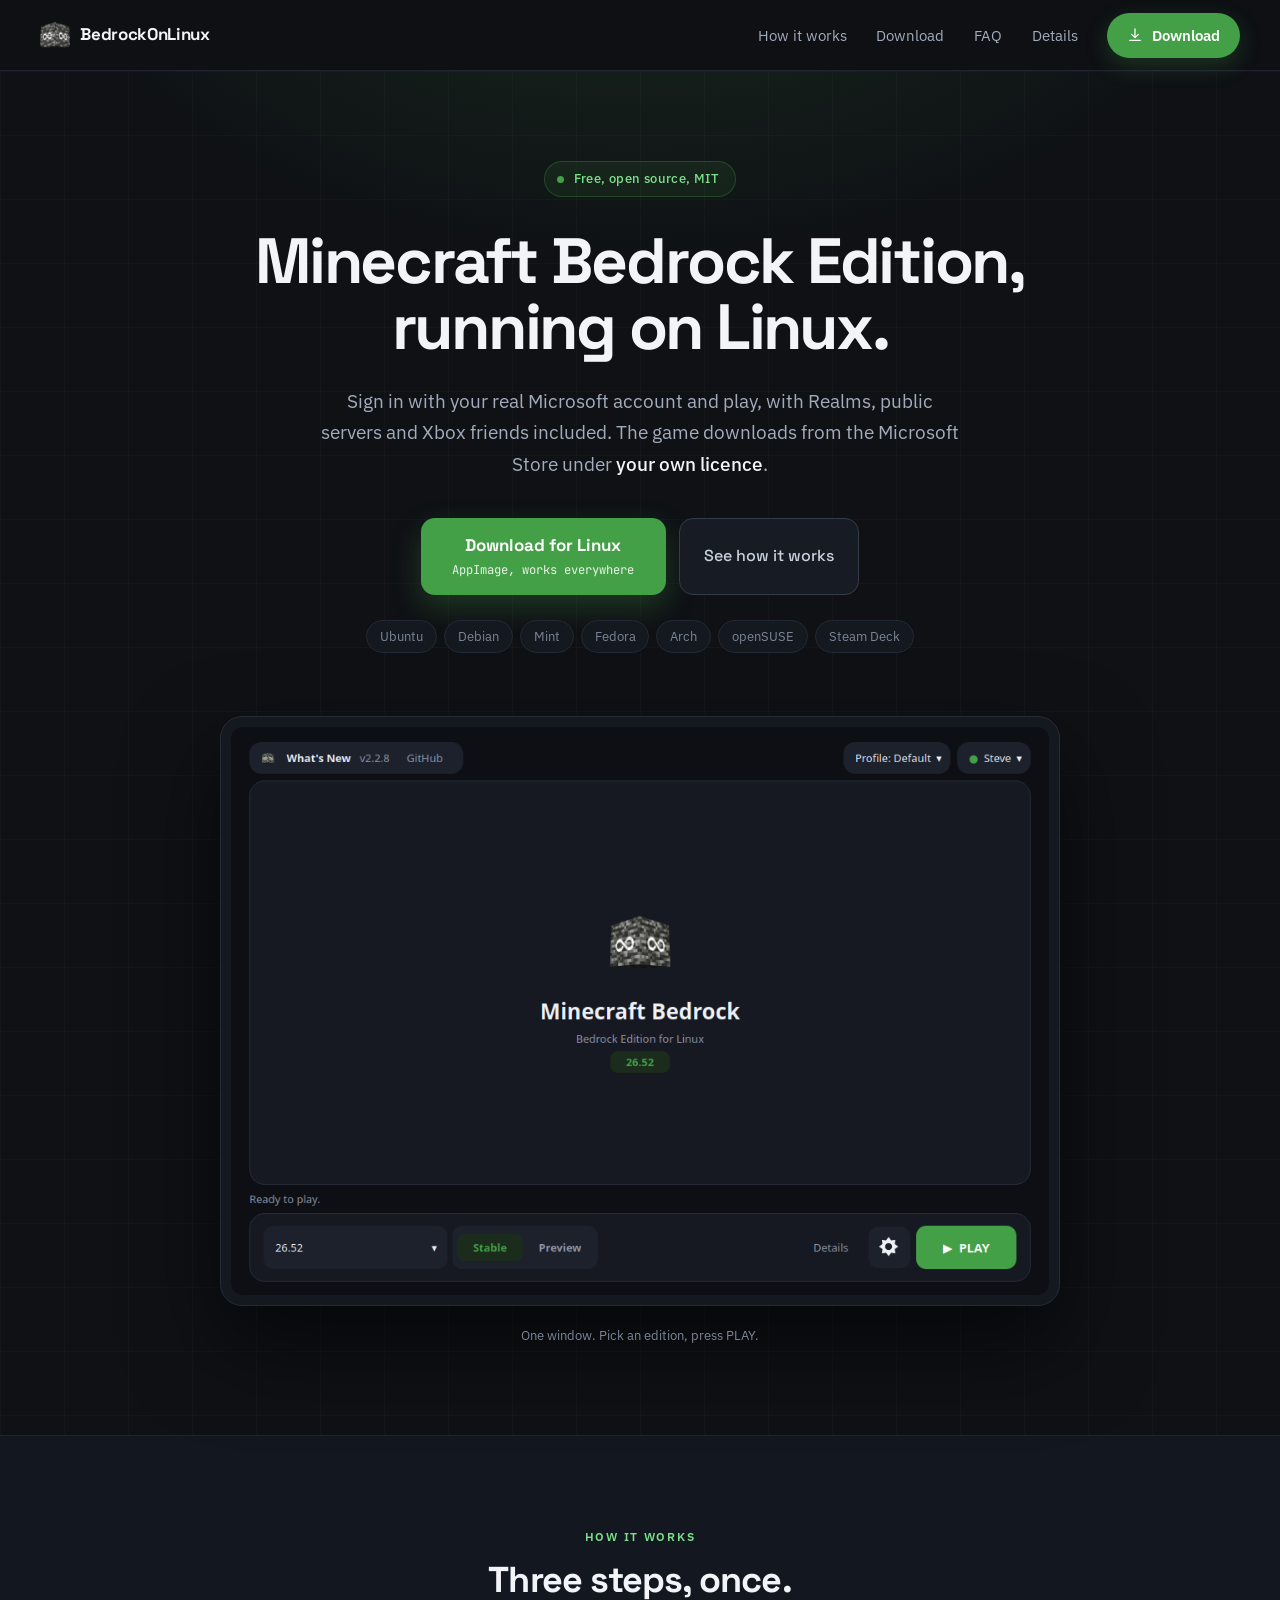
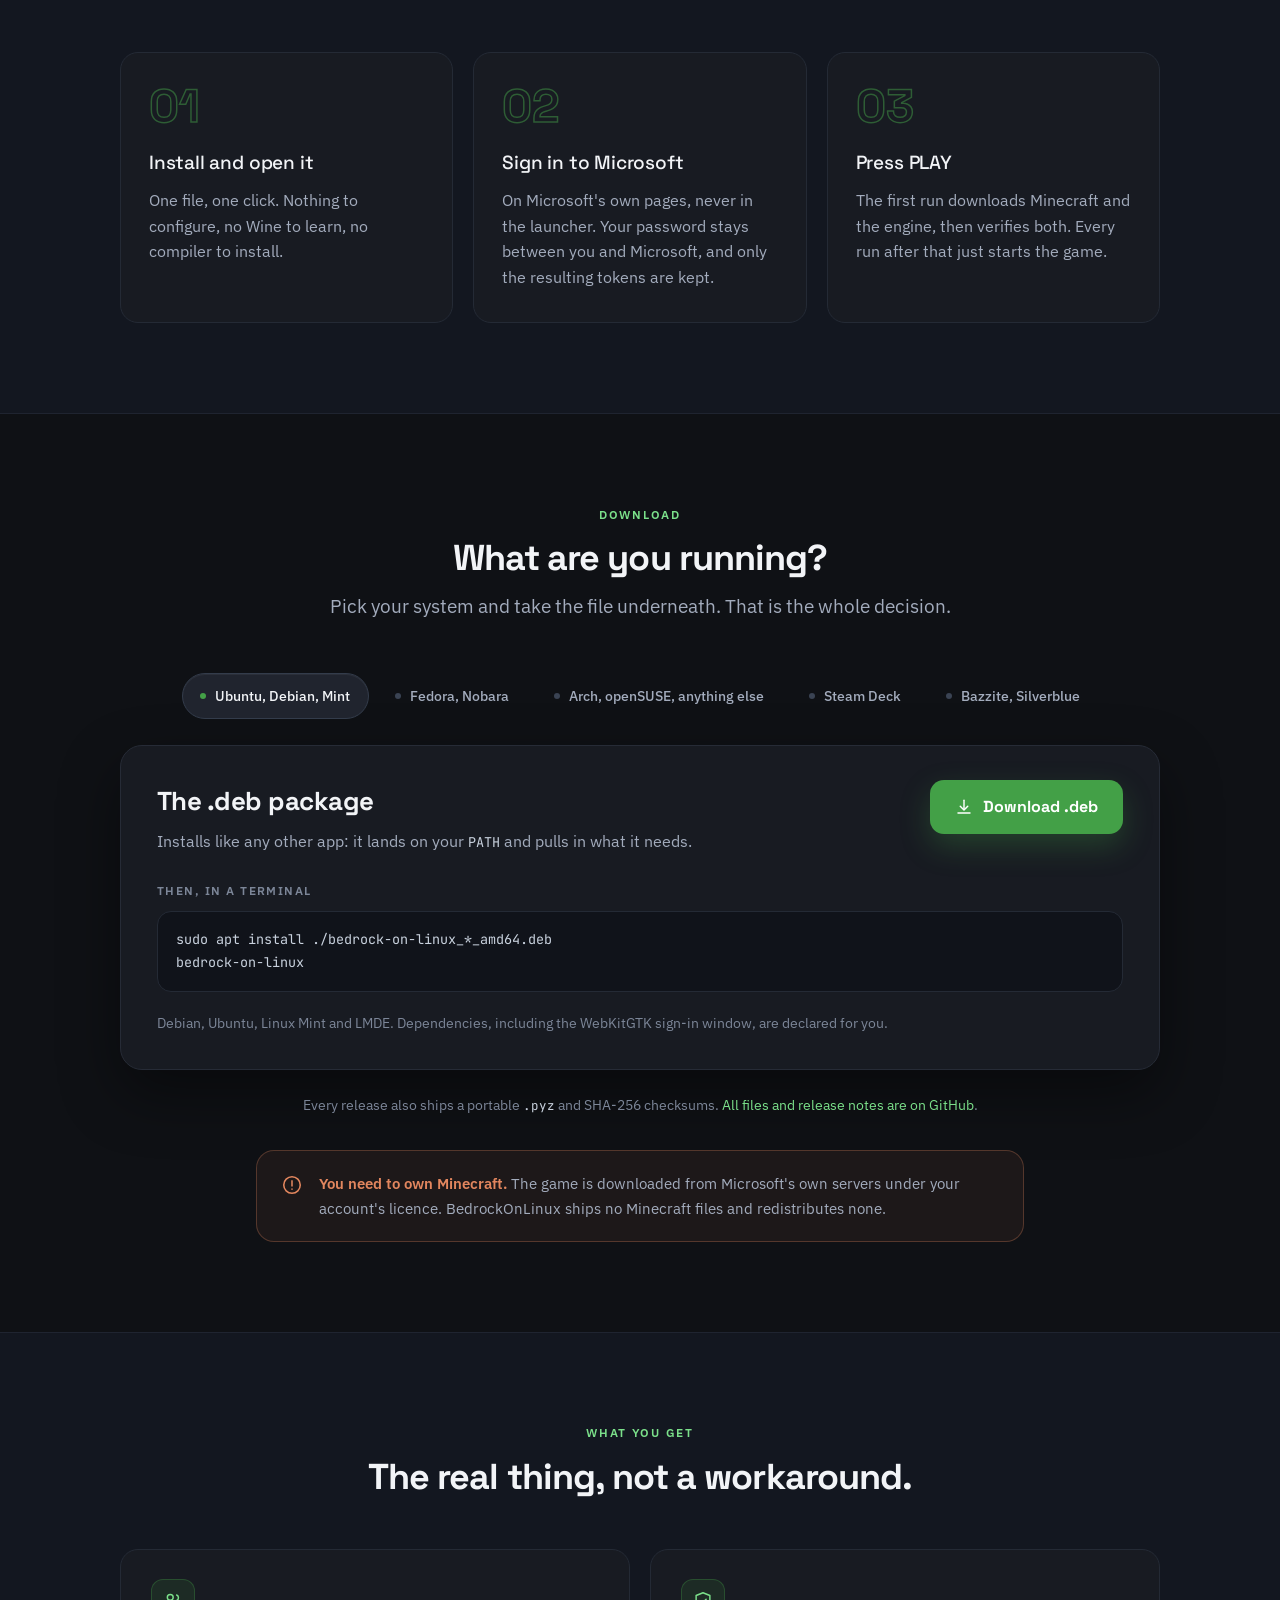
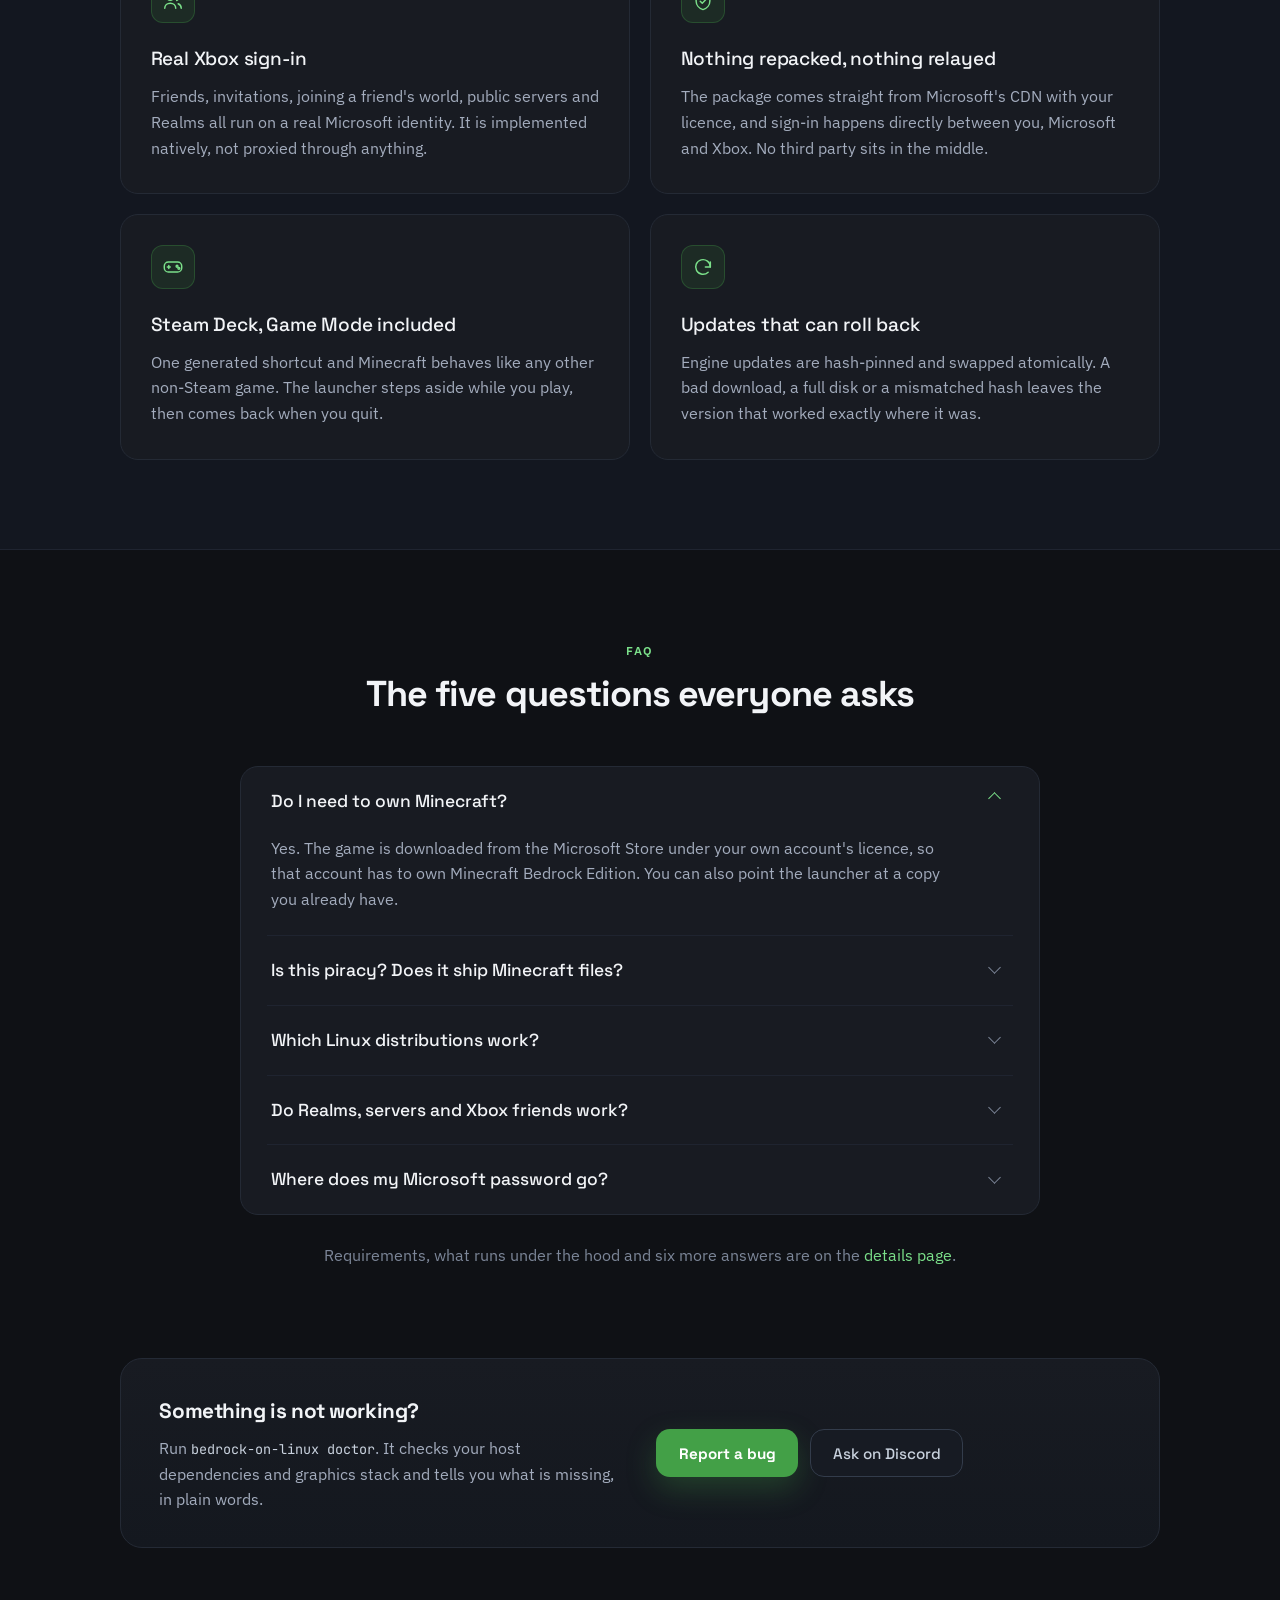
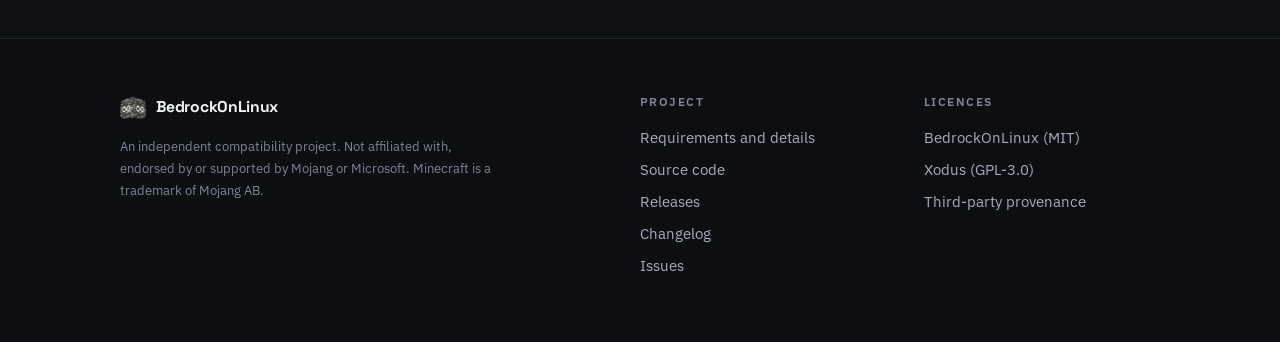
<file: site/index.html>
<!doctype html>
<html lang="en">
<head>
<meta charset="utf-8">
<meta name="viewport" content="width=device-width, initial-scale=1">
<title>BedrockOnLinux: Minecraft Bedrock Edition on Linux</title>
<meta name="description" content="Play Minecraft Bedrock Edition on Linux with real Xbox sign-in, friends, public servers and Realms. Free open-source launcher for Ubuntu, Fedora, Arch and Steam Deck.">
<link rel="canonical" href="https://wyze3306.github.io/BedrockOnLinux/">
<meta name="theme-color" content="#0F1115">
<link rel="icon" href="icon.png" type="image/png">
<link rel="preload" as="font" type="font/woff2" href="fonts/space-grotesk.woff2" crossorigin>
<link rel="preload" as="font" type="font/woff2" href="fonts/ibm-plex-sans.woff2" crossorigin>
<link rel="stylesheet" href="style.css">

<meta property="og:type" content="website">
<meta property="og:site_name" content="BedrockOnLinux">
<meta property="og:title" content="BedrockOnLinux: Minecraft Bedrock Edition on Linux">
<meta property="og:description" content="Play Minecraft Bedrock Edition on Linux with real Xbox sign-in, friends, public servers and Realms. Free and open source.">
<meta property="og:url" content="https://wyze3306.github.io/BedrockOnLinux/">
<meta name="twitter:card" content="summary">
<meta name="twitter:title" content="BedrockOnLinux: Minecraft Bedrock Edition on Linux">
<meta name="twitter:description" content="Play Minecraft Bedrock Edition on Linux with real Xbox sign-in, friends, public servers and Realms.">
</head>
<body>

<a class="skip" href="#main">Skip to content</a>

<header class="topbar">
  <a class="wordmark" href="#top">
    <img src="icon.png" width="128" height="128" alt="">
    <span>BedrockOnLinux</span>
  </a>
  <nav class="topbar-nav" aria-label="Primary">
    <a href="#how">How it works</a>
    <a href="#get">Download</a>
    <a href="#faq">FAQ</a>
    <a href="details.html">Details</a>
    <a class="topbar-cta" href="#get">
      <svg width="16" height="16" viewBox="0 0 24 24" fill="none" stroke="currentColor" stroke-width="1.9" stroke-linecap="round" stroke-linejoin="round" aria-hidden="true"><path d="M12 3v12"></path><path d="M7 11l5 5 5-5"></path><path d="M4 20h16"></path></svg>
      Download
    </a>
  </nav>
</header>

<main id="main">

  <section class="hero" id="top">
    <div class="wrap">
      <p class="badge"><span class="dot"></span><span>Free, open source, MIT<span id="ver"></span></span></p>

      <h1>Minecraft Bedrock Edition,<br>running on Linux.</h1>

      <p class="lede">
        Sign in with your real Microsoft account and play, with Realms, public
        servers and Xbox friends included. The game downloads from the Microsoft
        Store under <b>your own licence</b>.
      </p>

      <div class="hero-actions">
        <a class="btn btn-primary btn-lg" id="dl-main" href="https://github.com/Wyze3306/BedrockOnLinux/releases/latest">
          <span class="btn-title">Download for Linux</span>
          <span class="btn-sub" id="dl-main-sub">AppImage, works everywhere</span>
        </a>
        <a class="btn" href="#how">See how it works</a>
      </div>

      <ul class="distros">
        <li>Ubuntu</li><li>Debian</li><li>Mint</li><li>Fedora</li>
        <li>Arch</li><li>openSUSE</li><li>Steam Deck</li>
      </ul>

      <div class="shot">
        <img src="screenshot.png" width="979" height="680"
             alt="The BedrockOnLinux launcher, signed in and ready to play Minecraft Bedrock.">
      </div>
      <p class="shot-caption">One window. Pick an edition, press PLAY.</p>
    </div>
  </section>

  <section class="band band-alt" id="how">
    <div class="wrap">
      <div class="section-head">
        <p class="eyebrow">How it works</p>
        <h2>Three steps, once.</h2>
      </div>

      <ol class="steps">
        <li>
          <span class="step-num" aria-hidden="true">01</span>
          <h3>Install and open it</h3>
          <p>One file, one click. Nothing to configure, no Wine to learn, no compiler to install.</p>
        </li>
        <li>
          <span class="step-num" aria-hidden="true">02</span>
          <h3>Sign in to Microsoft</h3>
          <p>On Microsoft's own pages, never in the launcher. Your password stays between you and Microsoft, and only the resulting tokens are kept.</p>
        </li>
        <li>
          <span class="step-num" aria-hidden="true">03</span>
          <h3>Press PLAY</h3>
          <p>The first run downloads Minecraft and the engine, then verifies both. Every run after that just starts the game.</p>
        </li>
      </ol>
    </div>
  </section>

  <section class="band" id="get">
    <div class="wrap">
      <div class="section-head">
        <p class="eyebrow">Download</p>
        <h2 id="get-h">What are you running?</h2>
        <p class="lede">Pick your system and take the file underneath. That is the whole decision.</p>
      </div>

      <div class="picker" role="group" aria-labelledby="get-h">
        <input class="sr-only" type="radio" name="sys" id="sys-deb" checked>
        <input class="sr-only" type="radio" name="sys" id="sys-rpm">
        <input class="sr-only" type="radio" name="sys" id="sys-app">
        <input class="sr-only" type="radio" name="sys" id="sys-deck">
        <input class="sr-only" type="radio" name="sys" id="sys-flat">

        <div class="picker-tabs">
          <label for="sys-deb"><span class="dot" aria-hidden="true"></span>Ubuntu, Debian, Mint</label>
          <label for="sys-rpm"><span class="dot" aria-hidden="true"></span>Fedora, Nobara</label>
          <label for="sys-app"><span class="dot" aria-hidden="true"></span>Arch, openSUSE, anything else</label>
          <label for="sys-deck"><span class="dot" aria-hidden="true"></span>Steam Deck</label>
          <label for="sys-flat"><span class="dot" aria-hidden="true"></span>Bazzite, Silverblue</label>
        </div>

        <div class="picker-card">

          <div class="picker-pane" id="pane-deb">
            <div class="pick-head">
              <div>
                <h3>The .deb package</h3>
                <p>Installs like any other app: it lands on your <code>PATH</code> and pulls in what it needs.</p>
              </div>
              <a class="btn btn-primary" data-asset="deb" href="https://github.com/Wyze3306/BedrockOnLinux/releases/latest">
                <svg width="18" height="18" viewBox="0 0 24 24" fill="none" stroke="currentColor" stroke-width="1.9" stroke-linecap="round" stroke-linejoin="round" aria-hidden="true"><path d="M12 3v12"></path><path d="M7 11l5 5 5-5"></path><path d="M4 20h16"></path></svg>
                Download .deb <span class="btn-size"></span>
              </a>
            </div>
            <p class="cmd-label">Then, in a terminal</p>
            <pre><code>sudo apt install ./<span data-file="deb">bedrock-on-linux_*_amd64.deb</span>
bedrock-on-linux</code></pre>
            <p>Debian, Ubuntu, Linux Mint and LMDE. Dependencies, including the WebKitGTK sign-in window, are declared for you.</p>
          </div>

          <div class="picker-pane" id="pane-rpm">
            <div class="pick-head">
              <div>
                <h3>The .rpm package</h3>
                <p>Same deal as the .deb: a real system install with its dependencies declared.</p>
              </div>
              <a class="btn btn-primary" data-asset="rpm" href="https://github.com/Wyze3306/BedrockOnLinux/releases/latest">
                <svg width="18" height="18" viewBox="0 0 24 24" fill="none" stroke="currentColor" stroke-width="1.9" stroke-linecap="round" stroke-linejoin="round" aria-hidden="true"><path d="M12 3v12"></path><path d="M7 11l5 5 5-5"></path><path d="M4 20h16"></path></svg>
                Download .rpm <span class="btn-size"></span>
              </a>
            </div>
            <p class="cmd-label">Then, in a terminal</p>
            <pre><code>sudo dnf install ./<span data-file="rpm">bedrock-on-linux-*.x86_64.rpm</span>
bedrock-on-linux</code></pre>
            <p>Fedora and Nobara. On an atomic Fedora such as Silverblue, take the Flatpak instead.</p>
          </div>

          <div class="picker-pane" id="pane-app">
            <div class="pick-head">
              <div>
                <h3>The AppImage <span class="tag">Works everywhere</span></h3>
                <p>One file that carries its own Python, GUI toolkit and certificates. Nothing to install.</p>
              </div>
              <a class="btn btn-primary" data-asset="appimage" href="https://github.com/Wyze3306/BedrockOnLinux/releases/latest">
                <svg width="18" height="18" viewBox="0 0 24 24" fill="none" stroke="currentColor" stroke-width="1.9" stroke-linecap="round" stroke-linejoin="round" aria-hidden="true"><path d="M12 3v12"></path><path d="M7 11l5 5 5-5"></path><path d="M4 20h16"></path></svg>
                Download AppImage <span class="btn-size"></span>
              </a>
            </div>
            <p class="cmd-label">Then, in a terminal</p>
            <pre><code>chmod +x <span data-file="appimage">BedrockOnLinux-*-x86_64.AppImage</span>
./<span data-file="appimage">BedrockOnLinux-*-x86_64.AppImage</span></code></pre>
            <p>No FUSE on your system? Run it with <code>APPIMAGE_EXTRACT_AND_RUN=1</code>.</p>
          </div>

          <div class="picker-pane" id="pane-deck">
            <div class="pick-head">
              <div>
                <h3>On the Deck, take the AppImage</h3>
                <p>Download it in Desktop Mode, then add it to Steam. Game Mode is handled.</p>
              </div>
              <a class="btn btn-primary" data-asset="appimage" href="https://github.com/Wyze3306/BedrockOnLinux/releases/latest">
                <svg width="18" height="18" viewBox="0 0 24 24" fill="none" stroke="currentColor" stroke-width="1.9" stroke-linecap="round" stroke-linejoin="round" aria-hidden="true"><path d="M12 3v12"></path><path d="M7 11l5 5 5-5"></path><path d="M4 20h16"></path></svg>
                Download AppImage <span class="btn-size"></span>
              </a>
            </div>
            <p class="cmd-label">Once, in Desktop Mode</p>
            <ol>
              <li>Run the AppImage and sign in.</li>
              <li>In the launcher: <span class="kbd">Tools</span> then <span class="kbd">Create direct launch shortcut</span>.</li>
              <li>In Steam: <span class="kbd">Add a Non-Steam Game</span>, pick <i>Minecraft Bedrock</i>.</li>
            </ol>
            <p>In Game Mode the launcher hands the screen to Minecraft, then comes back when you quit. Steam Input and Deck fullscreen behave normally.</p>
          </div>

          <div class="picker-pane" id="pane-flat">
            <div class="pick-head">
              <div>
                <h3>The Flatpak</h3>
                <p>For atomic systems where you cannot just install a package.</p>
              </div>
              <a class="btn btn-primary" data-asset="flatpak" href="https://github.com/Wyze3306/BedrockOnLinux/releases/latest">
                <svg width="18" height="18" viewBox="0 0 24 24" fill="none" stroke="currentColor" stroke-width="1.9" stroke-linecap="round" stroke-linejoin="round" aria-hidden="true"><path d="M12 3v12"></path><path d="M7 11l5 5 5-5"></path><path d="M4 20h16"></path></svg>
                Download Flatpak <span class="btn-size"></span>
              </a>
            </div>
            <p class="cmd-label">Then, in a terminal</p>
            <pre><code>flatpak install --user ./<span data-file="flatpak">BedrockOnLinux-*-x86_64.flatpak</span></code></pre>
            <p>Sandboxed, so it cannot write desktop shortcuts. The Store sign-in also needs WebKitGTK, which this runtime does not ship yet, so on Bazzite the AppImage is the smoother ride today.</p>
          </div>

        </div>
      </div>

      <p class="picker-foot">
        Every release also ships a portable <code>.pyz</code> and SHA-256 checksums.
        <a href="https://github.com/Wyze3306/BedrockOnLinux/releases/latest">All files and release notes are on GitHub</a>.
      </p>

      <div class="callout">
        <svg width="22" height="22" viewBox="0 0 24 24" fill="none" stroke="currentColor" stroke-width="1.7" stroke-linecap="round" aria-hidden="true"><circle cx="12" cy="12" r="9"></circle><path d="M12 7.5v5.5"></path><path d="M12 16.4v.1"></path></svg>
        <p>
          <b>You need to own Minecraft.</b>
          The game is downloaded from Microsoft's own servers under your account's
          licence. BedrockOnLinux ships no Minecraft files and redistributes none.
        </p>
      </div>
    </div>
  </section>

  <section class="band band-alt">
    <div class="wrap">
      <div class="section-head">
        <p class="eyebrow">What you get</p>
        <h2>The real thing, not a workaround.</h2>
      </div>

      <div class="cards cards-2">
        <article class="card">
          <div class="card-icon">
            <svg width="22" height="22" viewBox="0 0 24 24" fill="none" stroke="currentColor" stroke-width="1.6" stroke-linecap="round" stroke-linejoin="round" aria-hidden="true"><circle cx="9" cy="8" r="3.2"></circle><path d="M3 20c0-3.4 2.7-5.5 6-5.5s6 2.1 6 5.5"></path><path d="M16 5.5a3.2 3.2 0 010 5.9"></path><path d="M17.6 15c2 .8 3.4 2.5 3.4 5"></path></svg>
          </div>
          <h3>Real Xbox sign-in</h3>
          <p>Friends, invitations, joining a friend's world, public servers and Realms all run on a real Microsoft identity. It is implemented natively, not proxied through anything.</p>
        </article>

        <article class="card">
          <div class="card-icon">
            <svg width="22" height="22" viewBox="0 0 24 24" fill="none" stroke="currentColor" stroke-width="1.6" stroke-linecap="round" stroke-linejoin="round" aria-hidden="true"><path d="M12 3l7.5 3v6c0 4.4-3.1 8.2-7.5 9.4C7.6 20.2 4.5 16.4 4.5 12V6z"></path><path d="M9 12.2l2.2 2.2L15.4 10"></path></svg>
          </div>
          <h3>Nothing repacked, nothing relayed</h3>
          <p>The package comes straight from Microsoft's CDN with your licence, and sign-in happens directly between you, Microsoft and Xbox. No third party sits in the middle.</p>
        </article>

        <article class="card">
          <div class="card-icon">
            <svg width="22" height="22" viewBox="0 0 24 24" fill="none" stroke="currentColor" stroke-width="1.6" stroke-linecap="round" stroke-linejoin="round" aria-hidden="true"><rect x="2.5" y="6.5" width="19" height="11" rx="4.5"></rect><path d="M7.4 10.4v3.2M5.8 12h3.2"></path><circle cx="16.4" cy="11.2" r="1"></circle><circle cx="18.4" cy="13.4" r="1"></circle></svg>
          </div>
          <h3>Steam Deck, Game Mode included</h3>
          <p>One generated shortcut and Minecraft behaves like any other non-Steam game. The launcher steps aside while you play, then comes back when you quit.</p>
        </article>

        <article class="card">
          <div class="card-icon">
            <svg width="22" height="22" viewBox="0 0 24 24" fill="none" stroke="currentColor" stroke-width="1.6" stroke-linecap="round" stroke-linejoin="round" aria-hidden="true"><path d="M20 12a8 8 0 10-2.4 5.7"></path><path d="M20 6.5V12h-5.4"></path></svg>
          </div>
          <h3>Updates that can roll back</h3>
          <p>Engine updates are hash-pinned and swapped atomically. A bad download, a full disk or a mismatched hash leaves the version that worked exactly where it was.</p>
        </article>
      </div>
    </div>
  </section>

  <section class="band" id="faq">
    <div class="wrap">
      <div class="section-head">
        <p class="eyebrow">FAQ</p>
        <h2>The five questions everyone asks</h2>
      </div>

      <div class="faq">
        <details open>
          <summary>Do I need to own Minecraft?</summary>
          <p>Yes. The game is downloaded from the Microsoft Store under your own account's licence, so that account has to own Minecraft Bedrock Edition. You can also point the launcher at a copy you already have.</p>
        </details>
        <details>
          <summary>Is this piracy? Does it ship Minecraft files?</summary>
          <p>No. BedrockOnLinux ships no Minecraft files and redistributes none by proxy either. It is a compatibility launcher: it fetches the real package from Microsoft's CDN with your licence, then runs it on Wine.</p>
        </details>
        <details>
          <summary>Which Linux distributions work?</summary>
          <p>Any x86-64 desktop with glibc: Ubuntu, Debian, Mint and LMDE, Fedora, Arch, openSUSE and their derivatives. Native packages for the Debian and Fedora families, an AppImage for everything else, a Flatpak for atomic systems.</p>
        </details>
        <details>
          <summary>Do Realms, servers and Xbox friends work?</summary>
          <p>Yes. Sign-in, friends, invitations, joining a friend's world, public servers and Realms all run on a real Microsoft identity, implemented natively in the engine rather than on a proxy or a relay.</p>
        </details>
        <details>
          <summary>Where does my Microsoft password go?</summary>
          <p>Not through the launcher. Xbox sign-in uses Microsoft's device-code page in your browser, and the Store sign-in opens Microsoft's own page in a webview. Only the resulting tokens are stored, in the launcher's private data folder.</p>
        </details>
      </div>

      <p class="faq-more">
        Requirements, what runs under the hood and six more answers are on the
        <a href="details.html">details page</a>.
      </p>
    </div>
  </section>

  <section class="band" style="padding-top: 0">
    <div class="wrap">
      <div class="help">
        <div>
          <h3>Something is not working?</h3>
          <p>Run <code>bedrock-on-linux doctor</code>. It checks your host dependencies and graphics stack and tells you what is missing, in plain words.</p>
        </div>
        <div class="help-actions">
          <a class="btn btn-primary" href="https://github.com/Wyze3306/BedrockOnLinux/issues">Report a bug</a>
          <a class="btn" href="https://discord.gg/5YJq54Yhbu">Ask on Discord</a>
        </div>
      </div>
    </div>
  </section>

</main>

<footer class="footer">
  <div class="wrap footer-grid">
    <div>
      <p class="wordmark"><img src="icon.png" width="128" height="128" alt=""><span>BedrockOnLinux</span></p>
      <p class="footer-note">
        An independent compatibility project. Not affiliated with, endorsed by or
        supported by Mojang or Microsoft. Minecraft is a trademark of Mojang AB.
      </p>
    </div>
    <nav aria-label="Project">
      <h2 class="footer-h">Project</h2>
      <a href="details.html">Requirements and details</a>
      <a href="https://github.com/Wyze3306/BedrockOnLinux">Source code</a>
      <a href="https://github.com/Wyze3306/BedrockOnLinux/releases/latest">Releases</a>
      <a href="https://github.com/Wyze3306/BedrockOnLinux/blob/main/CHANGELOG.md">Changelog</a>
      <a href="https://github.com/Wyze3306/BedrockOnLinux/issues">Issues</a>
    </nav>
    <nav aria-label="Licences">
      <h2 class="footer-h">Licences</h2>
      <a href="https://github.com/Wyze3306/BedrockOnLinux/blob/main/LICENSE">BedrockOnLinux (MIT)</a>
      <a href="https://github.com/xodus-gaming/xodus">Xodus (GPL-3.0)</a>
      <a href="https://github.com/Wyze3306/BedrockOnLinux/tree/main/third_party">Third-party provenance</a>
    </nav>
  </div>
</footer>

<script src="main.js" defer></script>

<script type="application/ld+json">
{
  "@context": "https://schema.org",
  "@type": "SoftwareApplication",
  "name": "BedrockOnLinux",
  "description": "Free open-source launcher that runs Minecraft Bedrock Edition on Linux with real Xbox sign-in, friends, public servers and Realms.",
  "applicationCategory": "GameApplication",
  "operatingSystem": "Linux (x86-64, glibc 2.31+)",
  "url": "https://wyze3306.github.io/BedrockOnLinux/",
  "downloadUrl": "https://github.com/Wyze3306/BedrockOnLinux/releases/latest",
  "installUrl": "https://github.com/Wyze3306/BedrockOnLinux/releases/latest",
  "license": "https://opensource.org/licenses/MIT",
  "isAccessibleForFree": true,
  "offers": { "@type": "Offer", "price": "0", "priceCurrency": "USD" },
  "author": { "@type": "Person", "name": "Wyze3306", "url": "https://github.com/Wyze3306" },
  "codeRepository": "https://github.com/Wyze3306/BedrockOnLinux"
}
</script>

<script type="application/ld+json">
{
  "@context": "https://schema.org",
  "@type": "FAQPage",
  "mainEntity": [
    { "@type": "Question", "name": "Do I need to own Minecraft?", "acceptedAnswer": { "@type": "Answer", "text": "Yes. The game is downloaded from the Microsoft Store under your own account's licence, so that account has to own Minecraft Bedrock Edition. You can also point the launcher at a copy you already have." } },
    { "@type": "Question", "name": "Is this piracy? Does it ship Minecraft files?", "acceptedAnswer": { "@type": "Answer", "text": "No. BedrockOnLinux ships no Minecraft files and redistributes none by proxy either. It is a compatibility launcher: it fetches the real package from Microsoft's CDN with your licence, then runs it on Wine." } },
    { "@type": "Question", "name": "Which Linux distributions work?", "acceptedAnswer": { "@type": "Answer", "text": "Any x86-64 desktop with glibc: Ubuntu, Debian, Mint and LMDE, Fedora, Arch, openSUSE and their derivatives. Native packages for the Debian and Fedora families, an AppImage for everything else, a Flatpak for atomic systems." } },
    { "@type": "Question", "name": "Do Realms, servers and Xbox friends work?", "acceptedAnswer": { "@type": "Answer", "text": "Yes. Sign-in, friends, invitations, joining a friend's world, public servers and Realms all run on a real Microsoft identity, implemented natively in the engine rather than on a proxy or a relay." } },
    { "@type": "Question", "name": "Where does my Microsoft password go?", "acceptedAnswer": { "@type": "Answer", "text": "Not through the launcher. Xbox sign-in uses Microsoft's device-code page in your browser, and the Store sign-in opens Microsoft's own page in a webview. Only the resulting tokens are stored, in the launcher's private data folder." } }
  ]
}
</script>

</body>
</html>
</file>
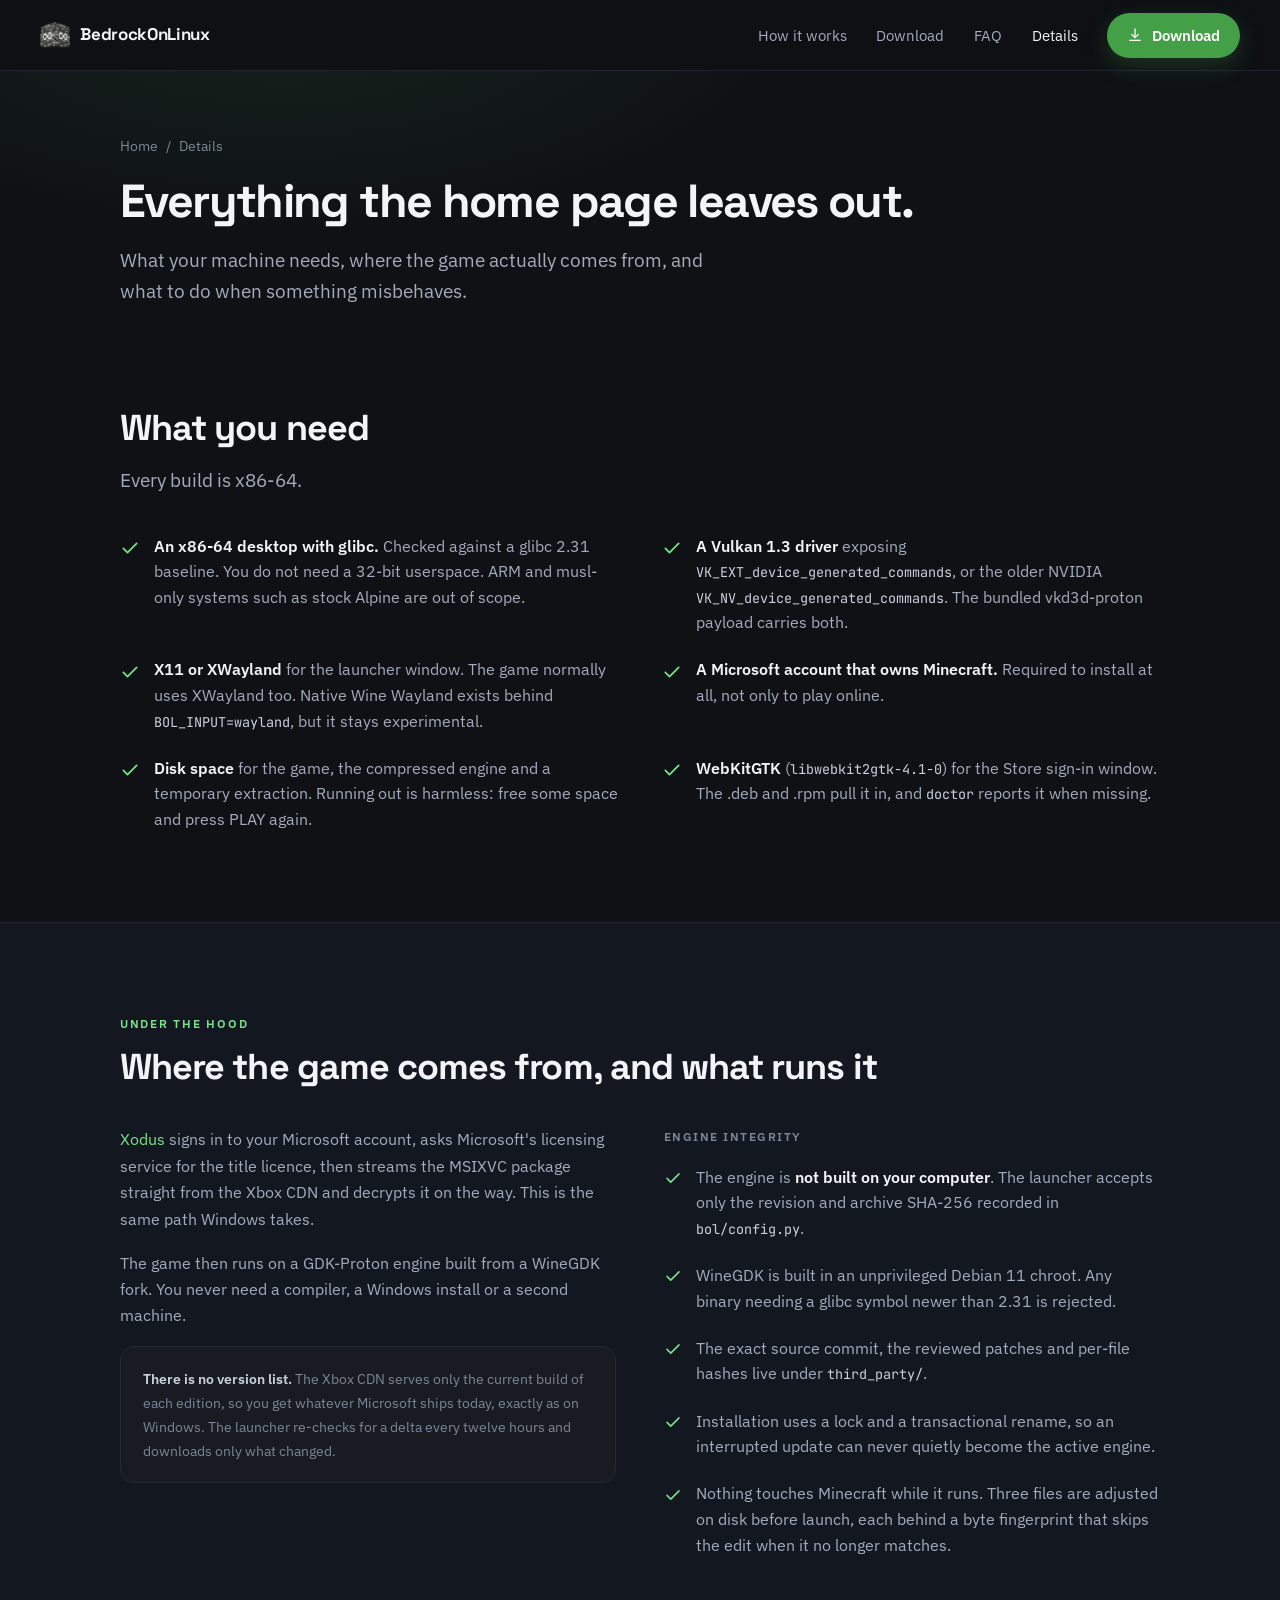
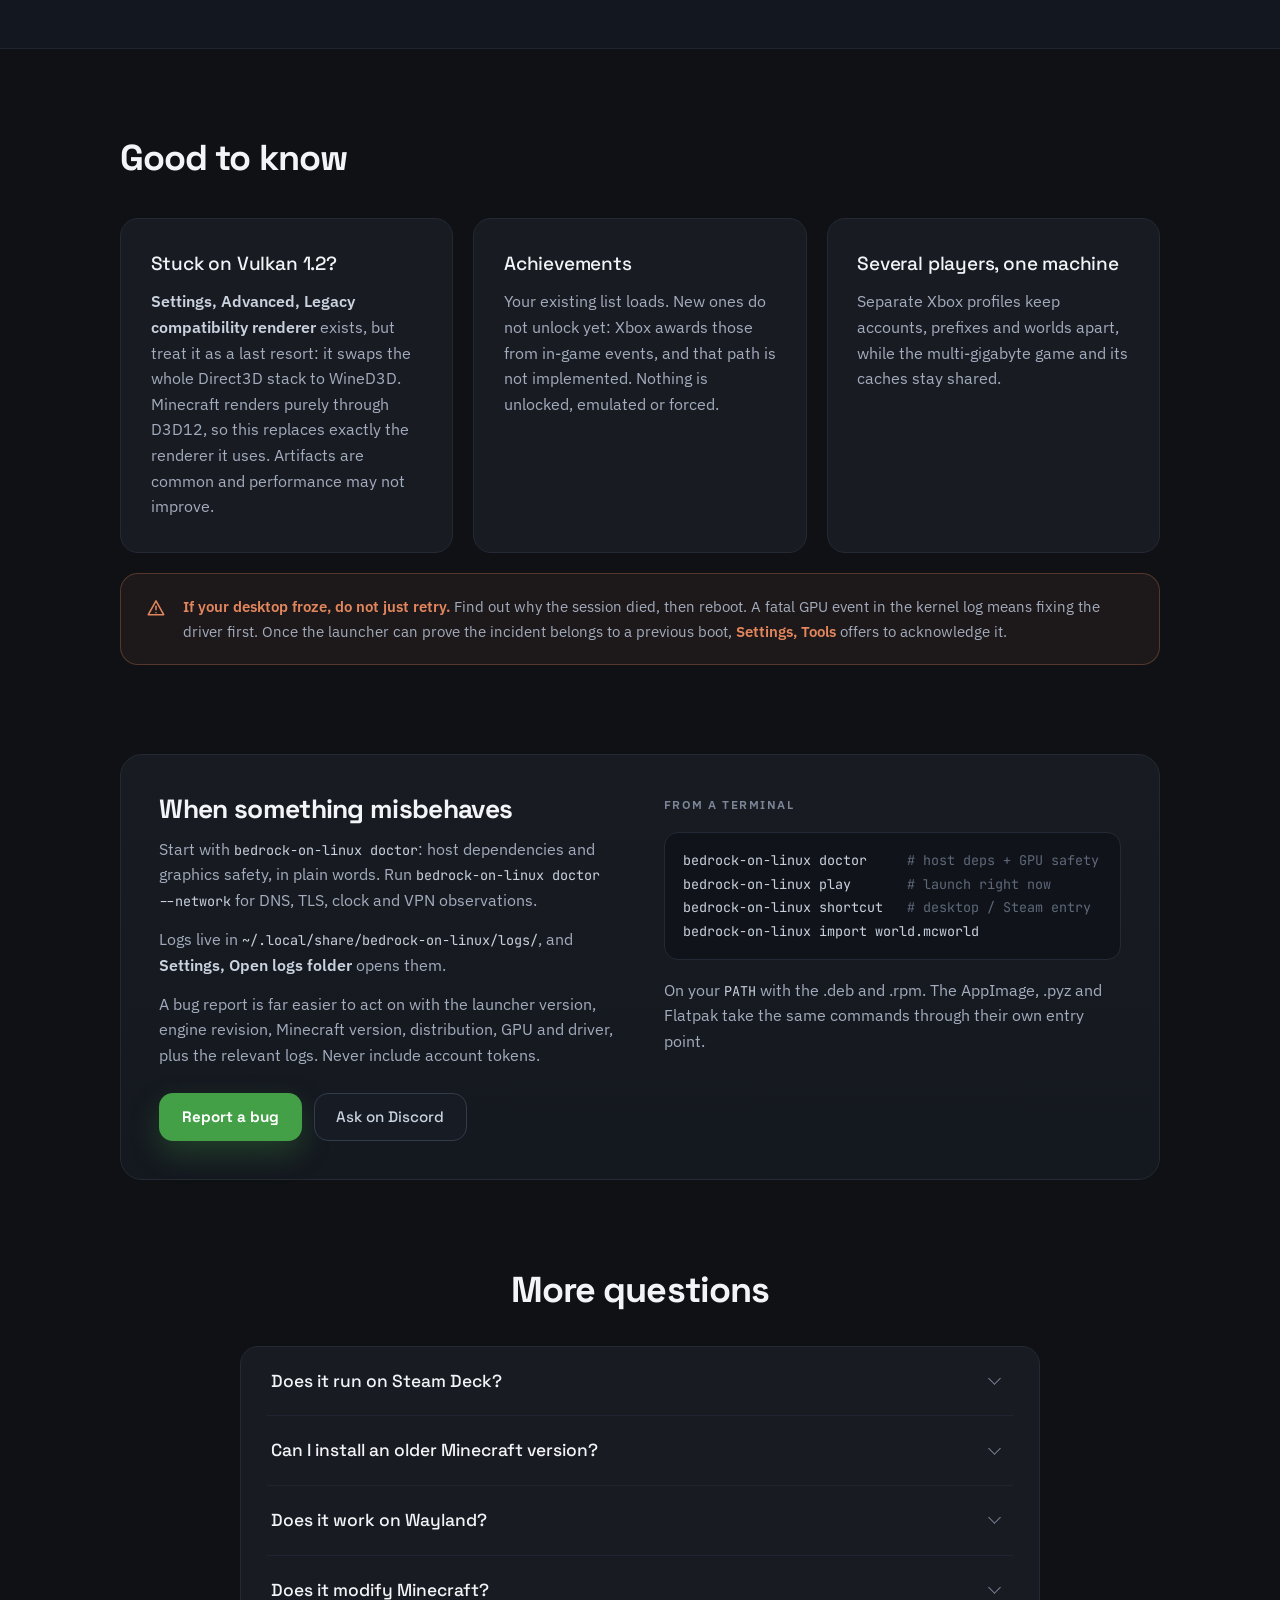
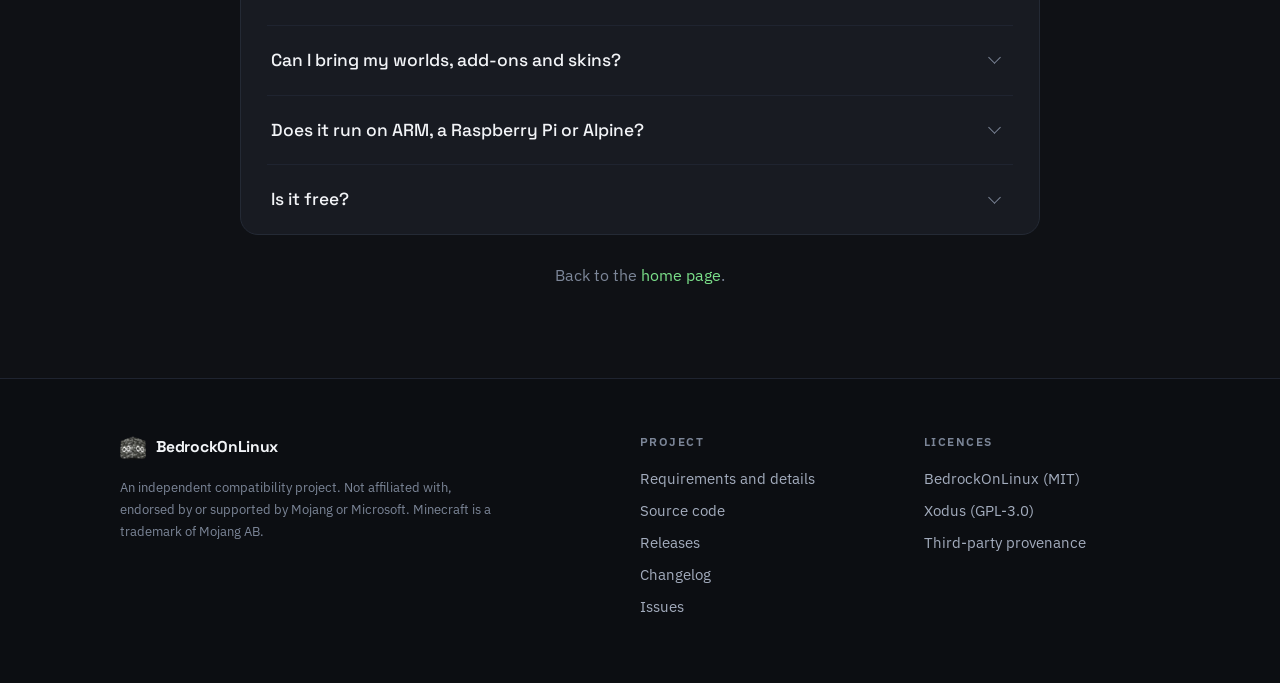
<file: site/details.html>
<!doctype html>
<html lang="en">
<head>
<meta charset="utf-8">
<meta name="viewport" content="width=device-width, initial-scale=1">
<title>Details: requirements and how it works | BedrockOnLinux</title>
<meta name="description" content="What your machine needs to run Minecraft Bedrock Edition on Linux, where the game comes from, how the engine is verified, and what to do when something misbehaves.">
<link rel="canonical" href="https://wyze3306.github.io/BedrockOnLinux/details.html">
<meta name="theme-color" content="#0F1115">
<link rel="icon" href="icon.png" type="image/png">
<link rel="preload" as="font" type="font/woff2" href="fonts/space-grotesk.woff2" crossorigin>
<link rel="preload" as="font" type="font/woff2" href="fonts/ibm-plex-sans.woff2" crossorigin>
<link rel="stylesheet" href="style.css">

<meta property="og:type" content="article">
<meta property="og:site_name" content="BedrockOnLinux">
<meta property="og:title" content="Details: requirements and how it works">
<meta property="og:description" content="What your machine needs, where the game comes from, and what to do when something misbehaves.">
<meta property="og:url" content="https://wyze3306.github.io/BedrockOnLinux/details.html">
<meta name="twitter:card" content="summary">
<meta name="twitter:title" content="Details: requirements and how it works">
<meta name="twitter:description" content="What your machine needs, where the game comes from, and what to do when something misbehaves.">
</head>
<body>

<a class="skip" href="#main">Skip to content</a>

<header class="topbar">
  <a class="wordmark" href="index.html">
    <img src="icon.png" width="128" height="128" alt="">
    <span>BedrockOnLinux</span>
  </a>
  <nav class="topbar-nav" aria-label="Primary">
    <a href="index.html#how">How it works</a>
    <a href="index.html#get">Download</a>
    <a href="index.html#faq">FAQ</a>
    <a href="details.html" aria-current="page">Details</a>
    <a class="topbar-cta" href="index.html#get">
      <svg width="16" height="16" viewBox="0 0 24 24" fill="none" stroke="currentColor" stroke-width="1.9" stroke-linecap="round" stroke-linejoin="round" aria-hidden="true"><path d="M12 3v12"></path><path d="M7 11l5 5 5-5"></path><path d="M4 20h16"></path></svg>
      Download
    </a>
  </nav>
</header>

<main id="main">

  <section class="page-head">
    <div class="wrap">
      <p class="crumbs"><a href="index.html">Home</a><span>/</span>Details</p>
      <h1>Everything the home page leaves out.</h1>
      <p class="lede">
        What your machine needs, where the game actually comes from, and what to do
        when something misbehaves.
      </p>
    </div>
  </section>

  <section class="band">
    <div class="wrap">
      <h2>What you need</h2>
      <p class="lede" style="margin: .9rem 0 2.4rem; max-width: 38rem">Every build is x86-64.</p>

      <ul class="checks checks-2">
        <li>
          <svg width="20" height="20" viewBox="0 0 24 24" fill="none" stroke="currentColor" stroke-width="2.1" stroke-linecap="round" stroke-linejoin="round" aria-hidden="true"><path d="M4 12.5l5 5L20 6.5"></path></svg>
          <p><b>An x86-64 desktop with glibc.</b> Checked against a glibc 2.31 baseline. You do not need a 32-bit userspace. ARM and musl-only systems such as stock Alpine are out of scope.</p>
        </li>
        <li>
          <svg width="20" height="20" viewBox="0 0 24 24" fill="none" stroke="currentColor" stroke-width="2.1" stroke-linecap="round" stroke-linejoin="round" aria-hidden="true"><path d="M4 12.5l5 5L20 6.5"></path></svg>
          <p><b>A Vulkan 1.3 driver</b> exposing <code>VK_EXT_device_generated_commands</code>, or the older NVIDIA <code>VK_NV_device_generated_commands</code>. The bundled vkd3d-proton payload carries both.</p>
        </li>
        <li>
          <svg width="20" height="20" viewBox="0 0 24 24" fill="none" stroke="currentColor" stroke-width="2.1" stroke-linecap="round" stroke-linejoin="round" aria-hidden="true"><path d="M4 12.5l5 5L20 6.5"></path></svg>
          <p><b>X11 or XWayland</b> for the launcher window. The game normally uses XWayland too. Native Wine Wayland exists behind <code>BOL_INPUT=wayland</code>, but it stays experimental.</p>
        </li>
        <li>
          <svg width="20" height="20" viewBox="0 0 24 24" fill="none" stroke="currentColor" stroke-width="2.1" stroke-linecap="round" stroke-linejoin="round" aria-hidden="true"><path d="M4 12.5l5 5L20 6.5"></path></svg>
          <p><b>A Microsoft account that owns Minecraft.</b> Required to install at all, not only to play online.</p>
        </li>
        <li>
          <svg width="20" height="20" viewBox="0 0 24 24" fill="none" stroke="currentColor" stroke-width="2.1" stroke-linecap="round" stroke-linejoin="round" aria-hidden="true"><path d="M4 12.5l5 5L20 6.5"></path></svg>
          <p><b>Disk space</b> for the game, the compressed engine and a temporary extraction. Running out is harmless: free some space and press PLAY again.</p>
        </li>
        <li>
          <svg width="20" height="20" viewBox="0 0 24 24" fill="none" stroke="currentColor" stroke-width="2.1" stroke-linecap="round" stroke-linejoin="round" aria-hidden="true"><path d="M4 12.5l5 5L20 6.5"></path></svg>
          <p><b>WebKitGTK</b> (<code>libwebkit2gtk-4.1-0</code>) for the Store sign-in window. The .deb and .rpm pull it in, and <code>doctor</code> reports it when missing.</p>
        </li>
      </ul>
    </div>
  </section>

  <section class="band band-alt">
    <div class="wrap">
      <p class="eyebrow">Under the hood</p>
      <h2 style="margin-bottom: 2.4rem">Where the game comes from, and what runs it</h2>

      <div class="split">
        <div>
          <p class="muted">
            <a href="https://github.com/xodus-gaming/xodus">Xodus</a> signs in to your
            Microsoft account, asks Microsoft's licensing service for the title
            licence, then streams the MSIXVC package straight from the Xbox CDN and
            decrypts it on the way. This is the same path Windows takes.
          </p>
          <p class="muted">
            The game then runs on a GDK-Proton engine built from a WineGDK fork. You
            never need a compiler, a Windows install or a second machine.
          </p>
          <div class="inset">
            <p>
              <b>There is no version list.</b> The Xbox CDN serves only the current
              build of each edition, so you get whatever Microsoft ships today,
              exactly as on Windows. The launcher re-checks for a delta every twelve
              hours and downloads only what changed.
            </p>
          </div>
        </div>

        <div>
          <h3 class="h-sub">Engine integrity</h3>
          <ul class="checks">
            <li>
              <svg width="18" height="18" viewBox="0 0 24 24" fill="none" stroke="currentColor" stroke-width="2.1" stroke-linecap="round" stroke-linejoin="round" aria-hidden="true"><path d="M4 12.5l5 5L20 6.5"></path></svg>
              <p>The engine is <b>not built on your computer</b>. The launcher accepts only the revision and archive SHA-256 recorded in <code>bol/config.py</code>.</p>
            </li>
            <li>
              <svg width="18" height="18" viewBox="0 0 24 24" fill="none" stroke="currentColor" stroke-width="2.1" stroke-linecap="round" stroke-linejoin="round" aria-hidden="true"><path d="M4 12.5l5 5L20 6.5"></path></svg>
              <p>WineGDK is built in an unprivileged Debian 11 chroot. Any binary needing a glibc symbol newer than 2.31 is rejected.</p>
            </li>
            <li>
              <svg width="18" height="18" viewBox="0 0 24 24" fill="none" stroke="currentColor" stroke-width="2.1" stroke-linecap="round" stroke-linejoin="round" aria-hidden="true"><path d="M4 12.5l5 5L20 6.5"></path></svg>
              <p>The exact source commit, the reviewed patches and per-file hashes live under <code>third_party/</code>.</p>
            </li>
            <li>
              <svg width="18" height="18" viewBox="0 0 24 24" fill="none" stroke="currentColor" stroke-width="2.1" stroke-linecap="round" stroke-linejoin="round" aria-hidden="true"><path d="M4 12.5l5 5L20 6.5"></path></svg>
              <p>Installation uses a lock and a transactional rename, so an interrupted update can never quietly become the active engine.</p>
            </li>
            <li>
              <svg width="18" height="18" viewBox="0 0 24 24" fill="none" stroke="currentColor" stroke-width="2.1" stroke-linecap="round" stroke-linejoin="round" aria-hidden="true"><path d="M4 12.5l5 5L20 6.5"></path></svg>
              <p>Nothing touches Minecraft while it runs. Three files are adjusted on disk before launch, each behind a byte fingerprint that skips the edit when it no longer matches.</p>
            </li>
          </ul>
        </div>
      </div>
    </div>
  </section>

  <section class="band">
    <div class="wrap">
      <h2 style="margin-bottom: 2.4rem">Good to know</h2>

      <div class="cards">
        <article class="card">
          <h3>Stuck on Vulkan 1.2?</h3>
          <p><b class="ui">Settings, Advanced, Legacy compatibility renderer</b> exists, but treat it as a last resort: it swaps the whole Direct3D stack to WineD3D. Minecraft renders purely through D3D12, so this replaces exactly the renderer it uses. Artifacts are common and performance may not improve.</p>
        </article>
        <article class="card">
          <h3>Achievements</h3>
          <p>Your existing list loads. New ones do not unlock yet: Xbox awards those from in-game events, and that path is not implemented. Nothing is unlocked, emulated or forced.</p>
        </article>
        <article class="card">
          <h3>Several players, one machine</h3>
          <p>Separate Xbox profiles keep accounts, prefixes and worlds apart, while the multi-gigabyte game and its caches stay shared.</p>
        </article>
      </div>

      <div class="callout" style="max-width: none; margin-top: 1.25rem">
        <svg width="22" height="22" viewBox="0 0 24 24" fill="none" stroke="currentColor" stroke-width="1.7" stroke-linecap="round" stroke-linejoin="round" aria-hidden="true"><path d="M12 4.2l8.4 15.1H3.6z"></path><path d="M12 10v4"></path><path d="M12 17.1v.1"></path></svg>
        <p>
          <b>If your desktop froze, do not just retry.</b>
          Find out why the session died, then reboot. A fatal GPU event in the kernel
          log means fixing the driver first. Once the launcher can prove the incident
          belongs to a previous boot, <b class="ui">Settings, Tools</b> offers to acknowledge it.
        </p>
      </div>
    </div>
  </section>

  <section class="band" style="padding-top: 0">
    <div class="wrap">
      <div class="panel">
        <div>
          <h2>When something misbehaves</h2>
          <p>
            Start with <code>bedrock-on-linux doctor</code>: host dependencies and
            graphics safety, in plain words. Run
            <code>bedrock-on-linux doctor --network</code> for DNS, TLS, clock and
            VPN observations.
          </p>
          <p>
            Logs live in <code>~/.local/share/bedrock-on-linux/logs/</code>, and
            <b class="ui">Settings, Open logs folder</b> opens them.
          </p>
          <p class="note">
            A bug report is far easier to act on with the launcher version, engine
            revision, Minecraft version, distribution, GPU and driver, plus the
            relevant logs. Never include account tokens.
          </p>
          <p class="help-actions" style="margin-top: 1.5rem">
            <a class="btn btn-primary" href="https://github.com/Wyze3306/BedrockOnLinux/issues">Report a bug</a>
            <a class="btn" href="https://discord.gg/5YJq54Yhbu">Ask on Discord</a>
          </p>
        </div>
        <div>
          <h3 class="h-sub">From a terminal</h3>
          <pre><code>bedrock-on-linux doctor     <span class="hash"># host deps + GPU safety</span>
bedrock-on-linux play       <span class="hash"># launch right now</span>
bedrock-on-linux shortcut   <span class="hash"># desktop / Steam entry</span>
bedrock-on-linux import world.mcworld</code></pre>
          <p class="note" style="margin-top: 1.1rem">
            On your <code>PATH</code> with the .deb and .rpm. The AppImage, .pyz and
            Flatpak take the same commands through their own entry point.
          </p>
        </div>
      </div>
    </div>
  </section>

  <section class="band" style="padding-top: 0">
    <div class="wrap">
      <h2 style="text-align: center; margin-bottom: 2.2rem">More questions</h2>

      <div class="faq">
        <details>
          <summary>Does it run on Steam Deck?</summary>
          <p>Yes, Game Mode included. Add either the launcher or the generated Minecraft Bedrock shortcut as a non-Steam game. In Game Mode the launcher steps aside while the game runs, then comes back when you quit.</p>
        </details>
        <details>
          <summary>Can I install an older Minecraft version?</summary>
          <p>No. The Xbox CDN serves only the current build of each edition, so there is no way to match a server frozen on an older one. Updates arrive on their own.</p>
        </details>
        <details>
          <summary>Does it work on Wayland?</summary>
          <p>The launcher window needs X11 or XWayland, and the game normally uses XWayland too. Native Wine Wayland is available with BOL_INPUT=wayland, but it is experimental and does not remove the launcher's own requirement.</p>
        </details>
        <details>
          <summary>Does it modify Minecraft?</summary>
          <p>Not while it runs. The engine never scans or rewrites the Minecraft process, and packaging rejects any build that still contains that code. Before launch, three files on disk are adjusted: two Wine libraries and the game executable's stack size, which prevents a crash in the settings and pause menus. Every edit checks a byte fingerprint first and is skipped when the bytes no longer match.</p>
        </details>
        <details>
          <summary>Can I bring my worlds, add-ons and skins?</summary>
          <p>Yes. Files ending in .mcworld, .mcaddon, .mcpack, .mctemplate and .mcskin import from the command line, and nothing already installed is overwritten. Import World and custom-skin selection open your real desktop file chooser.</p>
        </details>
        <details>
          <summary>Does it run on ARM, a Raspberry Pi or Alpine?</summary>
          <p>No. Every build is x86-64 and glibc-based. ARM and musl-only systems are out of scope.</p>
        </details>
        <details>
          <summary>Is it free?</summary>
          <p>Yes. BedrockOnLinux is free and open source under the MIT licence. You still need to own the game.</p>
        </details>
      </div>

      <p class="faq-more">
        Back to the <a href="index.html">home page</a>.
      </p>
    </div>
  </section>

</main>

<footer class="footer">
  <div class="wrap footer-grid">
    <div>
      <p class="wordmark"><img src="icon.png" width="128" height="128" alt=""><span>BedrockOnLinux</span></p>
      <p class="footer-note">
        An independent compatibility project. Not affiliated with, endorsed by or
        supported by Mojang or Microsoft. Minecraft is a trademark of Mojang AB.
      </p>
    </div>
    <nav aria-label="Project">
      <h2 class="footer-h">Project</h2>
      <a href="details.html">Requirements and details</a>
      <a href="https://github.com/Wyze3306/BedrockOnLinux">Source code</a>
      <a href="https://github.com/Wyze3306/BedrockOnLinux/releases/latest">Releases</a>
      <a href="https://github.com/Wyze3306/BedrockOnLinux/blob/main/CHANGELOG.md">Changelog</a>
      <a href="https://github.com/Wyze3306/BedrockOnLinux/issues">Issues</a>
    </nav>
    <nav aria-label="Licences">
      <h2 class="footer-h">Licences</h2>
      <a href="https://github.com/Wyze3306/BedrockOnLinux/blob/main/LICENSE">BedrockOnLinux (MIT)</a>
      <a href="https://github.com/xodus-gaming/xodus">Xodus (GPL-3.0)</a>
      <a href="https://github.com/Wyze3306/BedrockOnLinux/tree/main/third_party">Third-party provenance</a>
    </nav>
  </div>
</footer>

<script type="application/ld+json">
{
  "@context": "https://schema.org",
  "@type": "FAQPage",
  "mainEntity": [
    { "@type": "Question", "name": "Does it run on Steam Deck?", "acceptedAnswer": { "@type": "Answer", "text": "Yes, Game Mode included. Add either the launcher or the generated Minecraft Bedrock shortcut as a non-Steam game. In Game Mode the launcher steps aside while the game runs, then comes back when you quit." } },
    { "@type": "Question", "name": "Can I install an older Minecraft version?", "acceptedAnswer": { "@type": "Answer", "text": "No. The Xbox CDN serves only the current build of each edition, so there is no way to match a server frozen on an older one. Updates arrive on their own." } },
    { "@type": "Question", "name": "Does it work on Wayland?", "acceptedAnswer": { "@type": "Answer", "text": "The launcher window needs X11 or XWayland, and the game normally uses XWayland too. Native Wine Wayland is available with BOL_INPUT=wayland, but it is experimental and does not remove the launcher's own requirement." } },
    { "@type": "Question", "name": "Does it modify Minecraft?", "acceptedAnswer": { "@type": "Answer", "text": "Not while it runs. The engine never scans or rewrites the Minecraft process, and packaging rejects any build that still contains that code. Before launch, three files on disk are adjusted: two Wine libraries and the game executable's stack size, which prevents a crash in the settings and pause menus. Every edit checks a byte fingerprint first and is skipped when the bytes no longer match." } },
    { "@type": "Question", "name": "Can I bring my worlds, add-ons and skins?", "acceptedAnswer": { "@type": "Answer", "text": "Yes. Files ending in .mcworld, .mcaddon, .mcpack, .mctemplate and .mcskin import from the command line, and nothing already installed is overwritten. Import World and custom-skin selection open your real desktop file chooser." } },
    { "@type": "Question", "name": "Does it run on ARM, a Raspberry Pi or Alpine?", "acceptedAnswer": { "@type": "Answer", "text": "No. Every build is x86-64 and glibc-based. ARM and musl-only systems are out of scope." } },
    { "@type": "Question", "name": "Is it free?", "acceptedAnswer": { "@type": "Answer", "text": "Yes. BedrockOnLinux is free and open source under the MIT licence. You still need to own the game." } }
  ]
}
</script>

</body>
</html>
</file>
<file: site/style.css>
/* BedrockOnLinux site styles.
   Dark by design: the surfaces and the green are the launcher's own colours, so
   the site and the app read as one product. Fonts are self-hosted; the page
   loads nothing from anywhere but this origin. */

/* ---------- fonts (self-hosted, OFL-1.1, see fonts/README.md) ---------- */

@font-face {
  font-family: "Space Grotesk"; font-style: normal; font-weight: 500;
  font-display: swap; src: url(fonts/space-grotesk.woff2) format("woff2");
}
@font-face {
  font-family: "Space Grotesk"; font-style: normal; font-weight: 700;
  font-display: swap; src: url(fonts/space-grotesk.woff2) format("woff2");
}
@font-face {
  font-family: "IBM Plex Sans"; font-style: normal; font-weight: 400;
  font-stretch: 100%; font-display: swap;
  src: url(fonts/ibm-plex-sans.woff2) format("woff2");
}
@font-face {
  font-family: "IBM Plex Sans"; font-style: normal; font-weight: 500;
  font-stretch: 100%; font-display: swap;
  src: url(fonts/ibm-plex-sans.woff2) format("woff2");
}
@font-face {
  font-family: "IBM Plex Sans"; font-style: normal; font-weight: 600;
  font-stretch: 100%; font-display: swap;
  src: url(fonts/ibm-plex-sans.woff2) format("woff2");
}
@font-face {
  font-family: "JetBrains Mono"; font-style: normal; font-weight: 400;
  font-display: swap; src: url(fonts/jetbrains-mono.woff2) format("woff2");
}

/* ---------- tokens ---------- */

:root {
  color-scheme: dark;

  --bg:        #0F1115;
  --bg-band:   #131720;
  --bg-deep:   #0C0E12;
  --surface:   #181B22;
  --raised:    #20242E;
  --terminal:  #10131A;

  --line:      #242A35;
  --line-soft: #1F2430;
  --line-hi:   #333C4B;

  --ink:       #F2F4F7;
  --ink-2:     #A3ACBD;
  --ink-3:     #7C8698;
  --ink-code:  #C9D2DE;

  --accent:      #43A047;
  --accent-hi:   #4CB151;
  --accent-text: #7BE08A;
  --accent-soft: rgba(67, 160, 71, .12);
  --accent-line: rgba(67, 160, 71, .30);

  --warn:      #E2865E;
  --warn-soft: rgba(226, 134, 94, .07);
  --warn-line: rgba(226, 134, 94, .28);

  --r-sm: 10px;
  --r:    14px;
  --r-lg: 18px;
  --r-xl: 22px;
  --pill: 999px;

  --wrap: 1120px;

  --disp: "Space Grotesk", system-ui, -apple-system, "Segoe UI", sans-serif;
  --body: "IBM Plex Sans", system-ui, -apple-system, "Segoe UI", sans-serif;
  --mono: "JetBrains Mono", ui-monospace, "DejaVu Sans Mono", monospace;
}

/* ---------- base ---------- */

* { box-sizing: border-box; }

html { scroll-behavior: smooth; }
@media (prefers-reduced-motion: reduce) { html { scroll-behavior: auto; } }

body {
  margin: 0;
  background: var(--bg);
  color: var(--ink);
  font-family: var(--body);
  font-size: 16px;
  line-height: 1.65;
  -webkit-font-smoothing: antialiased;
}

h1, h2, h3 { font-family: var(--disp); margin: 0; }
p { margin: 0; }
img { max-width: 100%; }

a { color: var(--accent-text); text-decoration: none; }
a:hover { color: #A8EDB2; }

code, pre, .mono { font-family: var(--mono); }
code {
  font-size: .87em;
  color: var(--ink-code);
}

:focus-visible {
  outline: 2px solid var(--accent-text);
  outline-offset: 3px;
  border-radius: 4px;
}

.sr-only {
  position: absolute; width: 1px; height: 1px;
  margin: -1px; padding: 0; border: 0;
  clip-path: inset(50%); overflow: hidden; white-space: nowrap;
}

.skip {
  position: absolute; left: -9999px; top: 0; z-index: 100;
  padding: .8rem 1.2rem;
  background: var(--accent); color: #fff;
  border-radius: 0 0 var(--r-sm) 0;
}
.skip:focus { left: 0; color: #fff; }

/* ---------- layout ---------- */

.wrap {
  max-width: var(--wrap);
  margin: 0 auto;
  padding: 0 clamp(1.1rem, 4vw, 2.5rem);
}

.band { padding: clamp(3.5rem, 7vw, 6.25rem) 0; scroll-margin-top: 74px; }
.band-alt {
  background: var(--bg-band);
  border-top: 1px solid var(--line-soft);
  border-bottom: 1px solid var(--line-soft);
}

/* ---------- top bar ---------- */

.topbar {
  position: sticky; top: 0; z-index: 40;
  display: flex; align-items: center; justify-content: space-between;
  gap: 1.5rem;
  padding: .8rem clamp(1.1rem, 4vw, 2.5rem);
  background: rgba(15, 17, 21, .88);
  backdrop-filter: saturate(160%) blur(12px);
  border-bottom: 1px solid var(--line-soft);
}

.wordmark {
  display: inline-flex; align-items: center; gap: .65rem;
  color: var(--ink); text-decoration: none;
  font-family: var(--disp); font-size: 1.06rem; font-weight: 700;
  letter-spacing: -.02em;
}
.wordmark img { width: 30px; height: 30px; display: block; border-radius: 7px; }

.topbar-nav { display: flex; align-items: center; gap: 1.85rem; }
.topbar-nav a { color: var(--ink-2); font-size: .95rem; }
.topbar-nav a:hover { color: var(--ink); }
.topbar-nav a[aria-current="page"] { color: var(--ink); }

.topbar-cta {
  display: inline-flex; align-items: center; gap: .55rem;
  padding: .62rem 1.25rem; min-height: 44px;
  border-radius: var(--pill);
  background: var(--accent); color: #fff !important;
  font-weight: 600; font-size: .92rem;
  box-shadow: 0 8px 22px rgba(67, 160, 71, .26);
  transition: background .16s ease, transform .16s ease;
}
.topbar-cta:hover { background: var(--accent-hi); transform: translateY(-1px); }

@media (max-width: 720px) {
  .topbar-nav a:not(.topbar-cta) { display: none; }
}

/* ---------- type ---------- */

.eyebrow {
  font-size: .78rem; font-weight: 600;
  letter-spacing: .14em; text-transform: uppercase;
  color: var(--accent-text);
  margin-bottom: .85rem;
}

h1 {
  font-size: clamp(2.35rem, 5.2vw, 4rem);
  font-weight: 700; letter-spacing: -.035em; line-height: 1.03;
}
h2 {
  font-size: clamp(1.75rem, 3.4vw, 2.25rem);
  font-weight: 700; letter-spacing: -.026em; line-height: 1.14;
}
h3 { font-size: 1.19rem; font-weight: 500; letter-spacing: -.01em; }

.lede { font-size: clamp(1.02rem, 1.5vw, 1.19rem); color: var(--ink-2); }
.muted { color: var(--ink-2); }
.note { font-size: .9rem; color: var(--ink-3); }

.section-head { text-align: center; max-width: 40rem; margin: 0 auto clamp(2.2rem, 4vw, 3.3rem); }
.section-head h2 { margin-bottom: .7rem; }
.section-head .lede:last-child { margin-bottom: 0; }

pre {
  margin: 0;
  padding: 1rem 1.15rem;
  border: 1px solid var(--line);
  border-radius: var(--r);
  background: var(--terminal);
  color: var(--ink-code);
  font-size: .84rem; line-height: 1.75;
  overflow-x: auto;
}
pre code { color: inherit; font-size: 1em; }
pre .hash { color: #5E6879; }

/* ---------- buttons ---------- */

.btn {
  display: inline-flex; align-items: center; justify-content: center;
  gap: .6rem;
  min-height: 48px; padding: .8rem 1.5rem;
  border-radius: var(--r);
  border: 1px solid var(--line-hi);
  background: #171B23; color: var(--ink-code);
  font-family: var(--disp); font-size: 1rem; font-weight: 500;
  transition: background .16s ease, border-color .16s ease, color .16s ease, transform .16s ease;
}
.btn:hover { background: var(--raised); border-color: #3F4959; color: var(--ink); transform: translateY(-2px); }

.btn-primary {
  border-color: transparent;
  background: var(--accent); color: #fff !important;
  font-weight: 700;
  box-shadow: 0 12px 30px rgba(67, 160, 71, .28);
}
.btn-primary:hover { background: var(--accent-hi); box-shadow: 0 16px 34px rgba(67, 160, 71, .34); }

.btn-lg { flex-direction: column; gap: 0; min-height: 62px; padding: .85rem 1.9rem; }
.btn-lg .btn-title { font-size: 1.06rem; font-weight: 700; }
.btn-lg .btn-sub { font-family: var(--mono); font-size: .76rem; font-weight: 400; opacity: .88; }

.btn-size { font-family: var(--mono); font-size: .76rem; font-weight: 400; opacity: .85; }
.btn-size:empty { display: none; }

@media (prefers-reduced-motion: reduce) {
  .btn:hover, .topbar-cta:hover, .card:hover { transform: none; }
}

/* ---------- hero ---------- */

.hero {
  position: relative;
  padding: clamp(3rem, 7vw, 6rem) 0 clamp(3.5rem, 7vw, 6.5rem);
  text-align: center;
  background-image:
    radial-gradient(ellipse 900px 520px at 50% -12%, rgba(67, 160, 71, .17), rgba(15, 17, 21, 0) 68%),
    linear-gradient(rgba(255, 255, 255, .021) 1px, transparent 1px),
    linear-gradient(90deg, rgba(255, 255, 255, .021) 1px, transparent 1px);
  background-size: auto, 64px 64px, 64px 64px;
}

.badge {
  display: inline-flex; align-items: center; gap: .6rem;
  padding: .4rem 1rem .4rem .75rem;
  border-radius: var(--pill);
  border: 1px solid var(--accent-line);
  background: rgba(67, 160, 71, .10);
  color: var(--accent-text);
  font-size: .81rem; font-weight: 500; letter-spacing: .03em;
  margin-bottom: clamp(1.4rem, 3vw, 2rem);
}
.badge .dot {
  width: 7px; height: 7px; border-radius: var(--pill);
  background: var(--accent);
}

.hero h1 { margin-bottom: 1.5rem; }
.hero .lede { max-width: 40rem; margin: 0 auto 2.4rem; }
.hero .lede b { color: var(--ink); font-weight: 500; }

.hero-actions {
  display: flex; flex-wrap: wrap; gap: .85rem;
  justify-content: center; margin-bottom: 1.6rem;
}

.distros {
  display: flex; flex-wrap: wrap; gap: .45rem; justify-content: center;
  font-size: .81rem; color: var(--ink-3);
  margin-bottom: clamp(2.4rem, 5vw, 3.9rem);
}
.distros li {
  list-style: none;
  padding: .3rem .8rem;
  border: 1px solid #232936; border-radius: var(--pill);
  background: #14181F;
}
.distros { padding: 0; margin-left: 0; margin-right: 0; }

.shot {
  max-width: 840px; margin: 0 auto;
  padding: 10px;
  border: 1px solid #262B36; border-radius: var(--r-xl);
  background: #14181F;
  box-shadow: 0 40px 90px rgba(0, 0, 0, .6);
}
.shot img { display: block; width: 100%; height: auto; border-radius: 12px; }
.shot-caption { margin-top: 1.1rem; font-size: .84rem; color: var(--ink-3); }

/* ---------- steps ---------- */

.steps {
  list-style: none; margin: 0; padding: 0;
  display: grid; gap: 1.25rem;
  grid-template-columns: repeat(auto-fit, minmax(280px, 1fr));
}
.steps li {
  padding: 1.85rem 1.75rem 2rem;
  border: 1px solid var(--line); border-radius: var(--r-lg);
  background: var(--surface);
}
.steps .step-num {
  display: block; margin-bottom: 1.1rem;
  font-family: var(--disp); font-size: 2.9rem; font-weight: 700; line-height: 1;
  color: transparent; -webkit-text-stroke: 1.5px rgba(67, 160, 71, .5);
}
.steps h3 { margin-bottom: .6rem; }
.steps p { color: var(--ink-2); font-size: .97rem; }

/* ---------- picker ---------- */

.picker-tabs {
  display: flex; flex-wrap: wrap; gap: .5rem; justify-content: center;
  margin-bottom: 1.6rem;
}
@media (max-width: 720px) {
  .picker-tabs {
    flex-wrap: nowrap; justify-content: flex-start;
    overflow-x: auto; padding-bottom: .75rem;
    scrollbar-width: thin;
  }
}

.picker-tabs label {
  display: inline-flex; align-items: center;
  min-height: 44px; padding: .65rem 1.1rem;
  border: 1px solid transparent; border-radius: var(--pill);
  color: var(--ink-2); font-size: .9rem; font-weight: 500;
  white-space: nowrap; cursor: pointer;
  transition: background .14s ease, color .14s ease, border-color .14s ease;
}
.picker-tabs label:hover { color: var(--ink); background: #1B1F28; }
.picker-tabs .dot {
  width: 6px; height: 6px; border-radius: var(--pill);
  background: #3A4353; margin-right: .55rem;
  transition: background .14s ease;
}

.picker-pane { display: none; }

.picker-card {
  border: 1px solid #262B36; border-radius: var(--r-xl);
  background: var(--surface);
  padding: clamp(1.4rem, 3vw, 2.15rem) clamp(1.25rem, 3vw, 2.25rem);
  box-shadow: 0 24px 60px rgba(0, 0, 0, .42);
}

.pick-head {
  display: flex; flex-wrap: wrap; gap: 1.4rem 2rem;
  align-items: flex-start; justify-content: space-between;
  margin-bottom: 1.65rem;
}
.pick-head > div { flex: 1 1 20rem; }
.pick-head h3 {
  font-size: clamp(1.35rem, 2.4vw, 1.62rem); font-weight: 700;
  letter-spacing: -.02em; margin-bottom: .4rem;
}
.pick-head p { color: var(--ink-2); font-size: .97rem; }

.tag {
  display: inline-flex; align-items: center;
  margin-left: .7rem; padding: .2rem .7rem;
  border: 1px solid var(--accent-line); border-radius: var(--pill);
  background: var(--accent-soft); color: var(--accent-text);
  font-family: var(--body); font-size: .74rem; font-weight: 600;
  letter-spacing: .03em; vertical-align: 4px;
}

.cmd-label {
  font-size: .76rem; font-weight: 600;
  letter-spacing: .12em; text-transform: uppercase;
  color: var(--ink-3);
  margin-bottom: .6rem;
}
.picker-pane pre { margin-bottom: 1.2rem; }
.picker-pane ol { margin: 0 0 1.2rem; padding-left: 1.3rem; color: var(--ink-2); font-size: .96rem; line-height: 1.9; }
.picker-pane > p:last-child { font-size: .9rem; color: var(--ink-3); }

.kbd {
  font-family: var(--mono); font-size: .8rem; color: var(--ink-code);
  background: var(--terminal); border: 1px solid var(--line);
  border-radius: 6px; padding: .1rem .45rem;
}

/* Radio state drives both the tab and the pane. */
#sys-deb:checked  ~ .picker-tabs label[for="sys-deb"],
#sys-rpm:checked  ~ .picker-tabs label[for="sys-rpm"],
#sys-app:checked  ~ .picker-tabs label[for="sys-app"],
#sys-deck:checked ~ .picker-tabs label[for="sys-deck"],
#sys-flat:checked ~ .picker-tabs label[for="sys-flat"] {
  color: var(--ink); background: var(--raised); border-color: var(--line-hi);
  box-shadow: inset 0 1px 0 rgba(255, 255, 255, .05);
}
#sys-deb:checked  ~ .picker-tabs label[for="sys-deb"]  .dot,
#sys-rpm:checked  ~ .picker-tabs label[for="sys-rpm"]  .dot,
#sys-app:checked  ~ .picker-tabs label[for="sys-app"]  .dot,
#sys-deck:checked ~ .picker-tabs label[for="sys-deck"] .dot,
#sys-flat:checked ~ .picker-tabs label[for="sys-flat"] .dot { background: var(--accent); }

#sys-deb:focus-visible  ~ .picker-tabs label[for="sys-deb"],
#sys-rpm:focus-visible  ~ .picker-tabs label[for="sys-rpm"],
#sys-app:focus-visible  ~ .picker-tabs label[for="sys-app"],
#sys-deck:focus-visible ~ .picker-tabs label[for="sys-deck"],
#sys-flat:focus-visible ~ .picker-tabs label[for="sys-flat"] {
  outline: 2px solid var(--accent-text); outline-offset: 3px;
}

#sys-deb:checked  ~ .picker-card #pane-deb,
#sys-rpm:checked  ~ .picker-card #pane-rpm,
#sys-app:checked  ~ .picker-card #pane-app,
#sys-deck:checked ~ .picker-card #pane-deck,
#sys-flat:checked ~ .picker-card #pane-flat { display: block; }

.picker-foot { text-align: center; margin: 1.4rem 0 2.1rem; font-size: .9rem; color: var(--ink-3); }

/* ---------- cards ---------- */

.cards {
  display: grid; gap: 1.25rem;
  grid-template-columns: repeat(auto-fit, minmax(310px, 1fr));
}
.cards-2 { grid-template-columns: repeat(auto-fit, minmax(440px, 1fr)); }
.card {
  padding: 1.85rem 1.85rem 2rem;
  border: 1px solid var(--line); border-radius: var(--r-lg);
  background: var(--surface);
  transition: border-color .16s ease, transform .16s ease;
}
.card:hover { border-color: var(--line-hi); transform: translateY(-2px); }
.card h3 { margin-bottom: .6rem; }
.card p { color: var(--ink-2); font-size: .97rem; }

.card-icon {
  display: grid; place-items: center;
  width: 44px; height: 44px; margin-bottom: 1.25rem;
  border: 1px solid var(--accent-line); border-radius: 12px;
  background: var(--accent-soft);
  color: var(--accent-text);
}

/* ---------- callout ---------- */

.callout {
  display: flex; gap: 1rem; align-items: flex-start;
  max-width: 48rem; margin: 0 auto;
  padding: 1.25rem 1.5rem;
  border: 1px solid var(--warn-line); border-radius: var(--r-lg);
  background: var(--warn-soft);
}
.callout svg { flex: none; margin-top: .2rem; color: var(--warn); }
.callout p { color: var(--ink-2); font-size: .95rem; }
.callout b { color: var(--warn); font-weight: 600; }

/* ---------- faq ---------- */

.faq {
  max-width: 50rem; margin: 0 auto;
  border: 1px solid var(--line); border-radius: var(--r-lg);
  background: var(--surface);
  padding: 0 clamp(1rem, 3vw, 1.6rem);
}
.faq details { border-bottom: 1px solid var(--line-soft); }
.faq details:last-child { border-bottom: 0; }
.faq summary {
  position: relative; list-style: none; cursor: pointer;
  padding: 1.25rem 3.2rem 1.25rem .25rem;
  font-family: var(--disp); font-size: 1.09rem; font-weight: 500;
  color: var(--ink);
}
.faq summary::-webkit-details-marker { display: none; }
.faq summary:hover { color: var(--accent-text); }
.faq summary::after {
  content: ""; position: absolute; right: .9rem; top: 1.7rem;
  width: 8px; height: 8px;
  border: solid var(--ink-3); border-width: 0 1.7px 1.7px 0;
  transform: rotate(45deg); transition: transform .2s ease;
}
.faq details[open] summary::after { transform: rotate(-135deg); border-color: var(--accent-text); }
@media (prefers-reduced-motion: reduce) { .faq summary::after { transition: none; } }
.faq details p { padding: 0 3.2rem 1.4rem .25rem; color: var(--ink-2); font-size: .97rem; }

.faq-more { text-align: center; margin-top: 1.7rem; color: var(--ink-3); }

/* ---------- help strip ---------- */

.help {
  display: flex; flex-wrap: wrap; gap: 1.4rem 2rem;
  align-items: center; justify-content: space-between;
  padding: clamp(1.6rem, 3vw, 2.15rem) clamp(1.4rem, 3vw, 2.4rem);
  border: 1px solid var(--line); border-radius: var(--r-xl);
  background: linear-gradient(180deg, var(--surface), #14181F);
}
.help > div { flex: 1 1 21rem; }
.help h3 { font-size: 1.3rem; font-weight: 700; letter-spacing: -.02em; margin-bottom: .5rem; }
.help p { color: var(--ink-2); font-size: .97rem; }
.help-actions { display: flex; flex-wrap: wrap; gap: .75rem; }
.help-actions .btn { min-height: 44px; padding: .65rem 1.35rem; font-size: .95rem; }

/* ---------- details page ---------- */

.page-head {
  padding: clamp(2.8rem, 5vw, 4.75rem) 0 .75rem;
  background-image: radial-gradient(ellipse 760px 340px at 22% -30%, rgba(67, 160, 71, .13), rgba(15, 17, 21, 0) 70%);
}
.crumbs { font-size: .87rem; color: var(--ink-3); margin-bottom: 1.25rem; }
.crumbs a { color: var(--ink-3); }
.crumbs a:hover { color: var(--ink-2); }
.crumbs span { padding: 0 .5rem; }
.page-head h1 { font-size: clamp(2.05rem, 4.2vw, 2.9rem); margin-bottom: 1.1rem; }
.page-head .lede { max-width: 38rem; }

.checks { list-style: none; margin: 0; padding: 0; display: grid; gap: 1.35rem 2.75rem; }
.checks-2 { grid-template-columns: repeat(auto-fit, minmax(330px, 1fr)); }
.checks li { display: flex; gap: .85rem; align-items: flex-start; color: var(--ink-2); font-size: .97rem; }
.checks svg { flex: none; margin-top: .28rem; color: var(--accent-text); }
.checks b { color: var(--ink); font-weight: 600; }

.split { display: grid; gap: 2.4rem; grid-template-columns: 1fr; }
@media (min-width: 900px) { .split { grid-template-columns: 1fr 1fr; gap: 3rem; } }
.split > div > * + * { margin-top: 1.1rem; }

.h-sub {
  font-family: var(--body); font-size: .78rem; font-weight: 600;
  letter-spacing: .12em; text-transform: uppercase; color: var(--ink-3);
  margin-bottom: 1.1rem;
}

.ui { color: var(--ink-code); font-weight: 600; }

.inset {
  padding: 1.25rem 1.35rem;
  border: 1px solid var(--line); border-radius: var(--r);
  background: var(--surface);
}
.inset p { color: var(--ink-3); font-size: .9rem; }
.inset b { color: var(--ink-code); font-weight: 600; }

.panel {
  display: grid; gap: 2.4rem; grid-template-columns: 1fr;
  padding: clamp(1.6rem, 3vw, 2.5rem) clamp(1.4rem, 3vw, 2.75rem);
  border: 1px solid var(--line); border-radius: var(--r-xl);
  background: linear-gradient(180deg, var(--surface), #14181F);
}
@media (min-width: 900px) { .panel { grid-template-columns: 1fr 1fr; gap: 3rem; } }
.panel h2 { font-size: clamp(1.5rem, 2.6vw, 1.65rem); margin-bottom: .8rem; }
.panel p { color: var(--ink-2); font-size: .97rem; }
.panel p + p { margin-top: .85rem; }

/* ---------- footer ---------- */

.footer {
  padding: 3.5rem 0 3.75rem;
  background: var(--bg-deep);
  border-top: 1px solid var(--line-soft);
}
.footer-grid { display: grid; gap: 2.4rem; grid-template-columns: 1fr; }
@media (min-width: 780px) { .footer-grid { grid-template-columns: 2fr 1fr 1fr; gap: 3rem; } }
.footer .wordmark { font-size: .98rem; margin-bottom: .9rem; }
.footer .wordmark img { width: 26px; height: 26px; }
.footer-note { max-width: 24rem; font-size: .84rem; line-height: 1.65; color: var(--ink-3); }
.footer-h {
  font-family: var(--body); font-size: .75rem; font-weight: 600;
  letter-spacing: .12em; text-transform: uppercase; color: var(--ink-3);
  margin: 0 0 .85rem;
}
.footer nav a { display: block; padding: .25rem 0; color: var(--ink-2); font-size: .91rem; }
.footer nav a:hover { color: var(--ink); }
</file>
